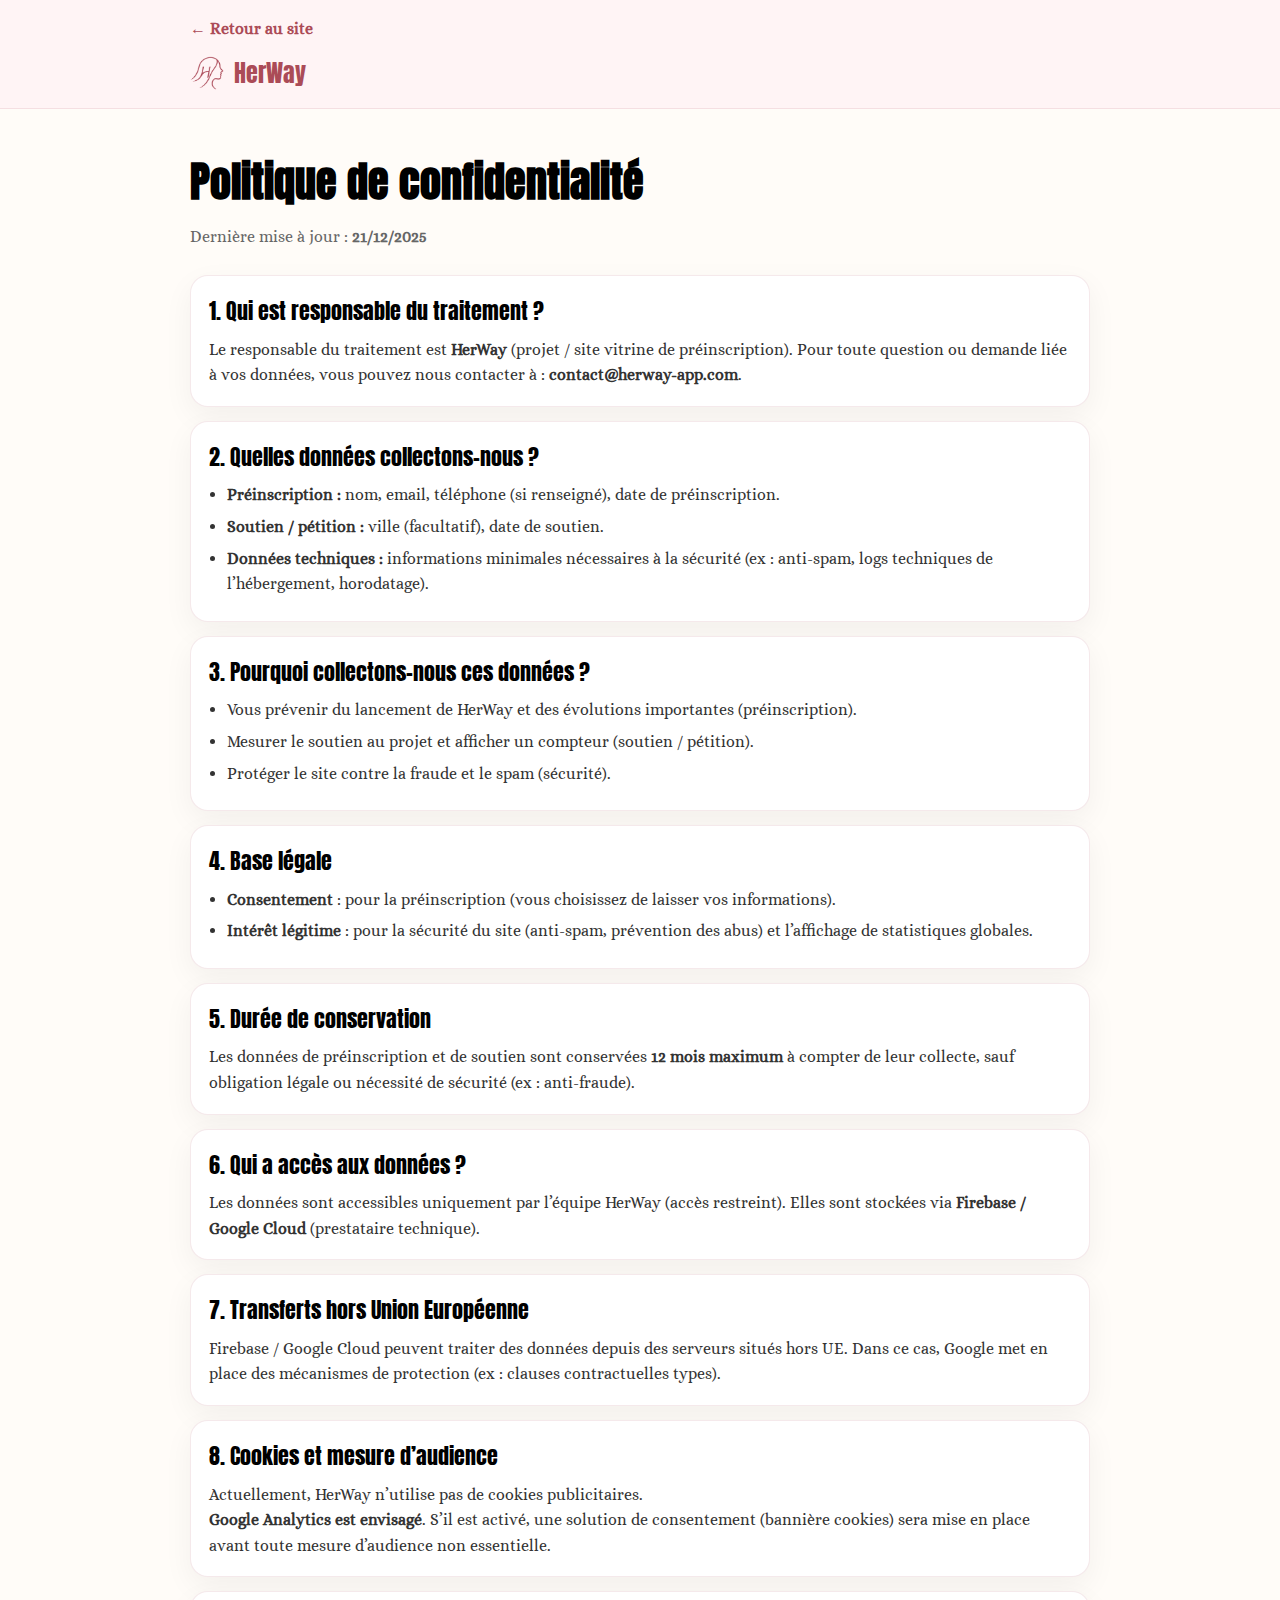
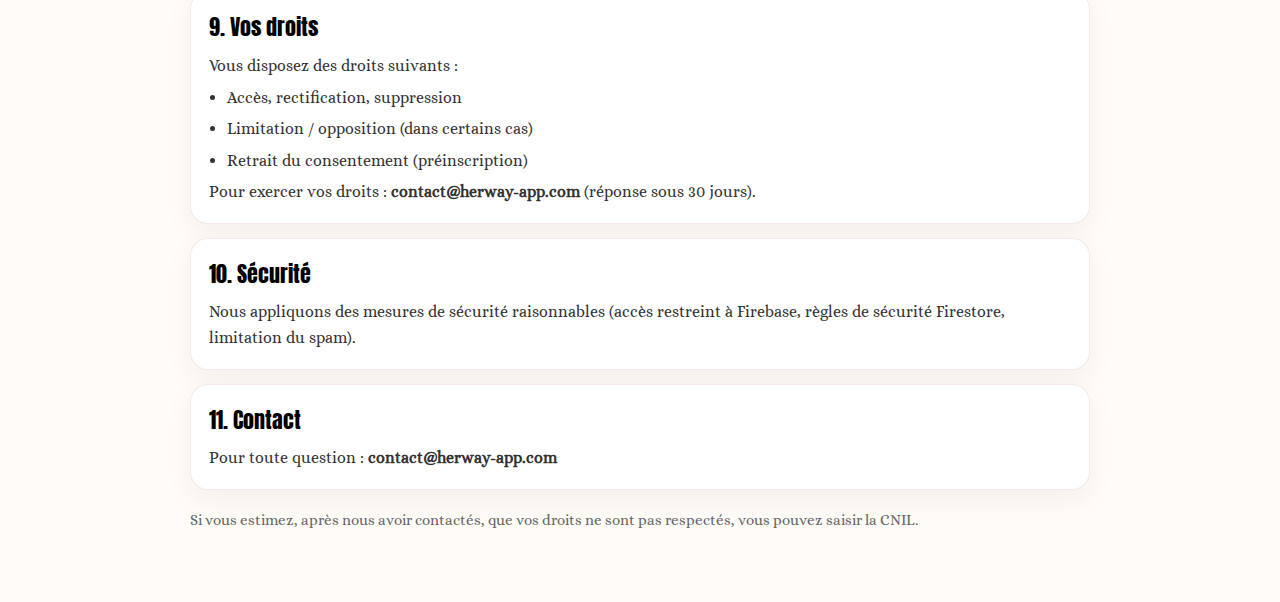
<file: privacy.html>
<!DOCTYPE html>
<html lang="fr">
<head>
  <meta charset="UTF-8" />
  <meta name="viewport" content="width=device-width, initial-scale=1.0" />
  <title>Politique de confidentialité — HerWay</title>

  <link rel="preconnect" href="https://fonts.googleapis.com">
  <link rel="preconnect" href="https://fonts.gstatic.com" crossorigin>
  <link href="https://fonts.googleapis.com/css2?family=Anton&family=Alice&display=swap" rel="stylesheet">

  <link rel="stylesheet" href="./style.css" />
</head>
<body>

  <header class="legal-header">
    <div class="legal-container">
      <a class="legal-back" href="./index.html">← Retour au site</a>
      <div class="legal-brand">
        <img src="logo-HerWay.png" alt="Logo HerWay" class="legal-logo">
        <span class="legal-title">HerWay</span>
      </div>
    </div>
  </header>

  <main class="legal">
    <div class="legal-container">
      <h1>Politique de confidentialité</h1>
      <p class="legal-muted">Dernière mise à jour : <strong>21/12/2025</strong></p>

      <section class="legal-card">
        <h2>1. Qui est responsable du traitement ?</h2>
        <p>
          Le responsable du traitement est <strong>HerWay</strong> (projet / site vitrine de préinscription).
          Pour toute question ou demande liée à vos données, vous pouvez nous contacter à :
          <strong>contact@herway-app.com</strong>.
        </p>
      </section>

      <section class="legal-card">
        <h2>2. Quelles données collectons-nous ?</h2>
        <ul>
          <li><strong>Préinscription :</strong> nom, email, téléphone (si renseigné), date de préinscription.</li>
          <li><strong>Soutien / pétition :</strong> ville (facultatif), date de soutien.</li>
          <li><strong>Données techniques :</strong> informations minimales nécessaires à la sécurité (ex : anti-spam, logs techniques de l’hébergement, horodatage).</li>
        </ul>
      </section>

      <section class="legal-card">
        <h2>3. Pourquoi collectons-nous ces données ?</h2>
        <ul>
          <li>Vous prévenir du lancement de HerWay et des évolutions importantes (préinscription).</li>
          <li>Mesurer le soutien au projet et afficher un compteur (soutien / pétition).</li>
          <li>Protéger le site contre la fraude et le spam (sécurité).</li>
        </ul>
      </section>

      <section class="legal-card">
        <h2>4. Base légale</h2>
        <ul>
          <li><strong>Consentement</strong> : pour la préinscription (vous choisissez de laisser vos informations).</li>
          <li><strong>Intérêt légitime</strong> : pour la sécurité du site (anti-spam, prévention des abus) et l’affichage de statistiques globales.</li>
        </ul>
      </section>

      <section class="legal-card">
        <h2>5. Durée de conservation</h2>
        <p>
          Les données de préinscription et de soutien sont conservées <strong>12 mois maximum</strong>
          à compter de leur collecte, sauf obligation légale ou nécessité de sécurité (ex : anti-fraude).
        </p>
      </section>

      <section class="legal-card">
        <h2>6. Qui a accès aux données ?</h2>
        <p>
          Les données sont accessibles uniquement par l’équipe HerWay (accès restreint).
          Elles sont stockées via <strong>Firebase / Google Cloud</strong> (prestataire technique).
        </p>
      </section>

      <section class="legal-card">
        <h2>7. Transferts hors Union Européenne</h2>
        <p>
          Firebase / Google Cloud peuvent traiter des données depuis des serveurs situés hors UE.
          Dans ce cas, Google met en place des mécanismes de protection (ex : clauses contractuelles types).
        </p>
      </section>

      <section class="legal-card">
        <h2>8. Cookies et mesure d’audience</h2>
        <p>
          Actuellement, HerWay n’utilise pas de cookies publicitaires.
        </p>
        <p>
          <strong>Google Analytics est envisagé</strong>. S’il est activé, une solution de consentement
          (bannière cookies) sera mise en place avant toute mesure d’audience non essentielle.
        </p>
      </section>

      <section class="legal-card">
        <h2>9. Vos droits</h2>
        <p>Vous disposez des droits suivants :</p>
        <ul>
          <li>Accès, rectification, suppression</li>
          <li>Limitation / opposition (dans certains cas)</li>
          <li>Retrait du consentement (préinscription)</li>
        </ul>
        <p>
          Pour exercer vos droits : <strong>contact@herway-app.com</strong> (réponse sous 30 jours).
        </p>
      </section>

      <section class="legal-card">
        <h2>10. Sécurité</h2>
        <p>
          Nous appliquons des mesures de sécurité raisonnables (accès restreint à Firebase,
          règles de sécurité Firestore, limitation du spam).
        </p>
      </section>

      <section class="legal-card">
        <h2>11. Contact</h2>
        <p>
          Pour toute question : <strong>contact@herway-app.com</strong>
        </p>
      </section>

      <p class="legal-footer-note">
        Si vous estimez, après nous avoir contactés, que vos droits ne sont pas respectés,
        vous pouvez saisir la CNIL.
      </p>
    </div>
  </main>

</body>
</html>
</file>
<file: style.css>
* {
    margin: 0;
    padding: 0;
    box-sizing: border-box;
}

body {
    font-family: 'Alice', serif;
    line-height: 1.6;
    color: #333;
}

/* HEADER */
header {
    background-color: #fff4f5;
    padding: 15px 20px;
    border-bottom: 1px solid rgba(171, 75, 87, 0.1);
}

.header-content {
    max-width: 1200px;
    margin: 0 auto;
    display: flex;
    align-items: center;
    justify-content: space-between;
}

.logo {
    display: flex;
    align-items: center;
    gap: 10px;
}

.logo-icon {
    width: 35px;
    height: 35px;
}

.logo-text {
    font-family: 'Anton', sans-serif;
    font-size: 1.5rem;
    color: #ab4b57;
}

.nav-buttons {
    display: flex;
    gap: 15px;
}

.btn-nav {
    background-color: transparent;
    border: 2px solid #ab4b57;
    color: #ab4b57;
    padding: 8px 20px;
    border-radius: 14px;
    font-family: 'Alice', serif;
    cursor: pointer;
    transition: all 0.3s;
}

.btn-nav:hover {
    background-color: #ab4b57;
    color: white;
}

/* SECTION HERO */
.hero {
    background-color: #fff4f5;
    padding: 60px 20px;
    min-height: 85vh;
    display: flex;
    align-items: center;
    justify-content: center;
}

.hero-content {
    max-width: 1200px;
    width: 100%;
    display: flex;
    align-items: center;
    justify-content: space-between;
    gap: 60px;
}

.hero-text {
    flex: 1;
}

.hero h1 {
    font-family: 'Anton', sans-serif;
    font-size: clamp(2.2rem, 5vw, 3.8rem);
    line-height: 1.15;
    margin-bottom: 30px;
    color: #000;
    text-transform: uppercase;
    letter-spacing: -0.5px;
}

.hero-cta {
    display: flex;
    flex-direction: column;
    gap: 15px;
    max-width: 250px;
}

.hero-cta p {
    font-size: 1.1rem;
    margin-bottom: 5px;
}

.btn-hero {
    background-color: #ab4b57;
    color: white;
    border: none;
    border-radius: 14px;
    padding: 15px 30px;
    font-family: 'Alice', serif;
    font-size: 1.1rem;
    cursor: pointer;
    transition: all 0.3s;
}

.btn-hero:hover {
    transform: translateY(-2px);
    box-shadow: 0 8px 20px rgba(171, 75, 87, 0.3);
}

.hero-image {
    flex: 0 0 auto;
}

.phone-mockup {
    width: 280px;
    border-radius: 24px;
    box-shadow: 0 10px 40px rgba(171, 75, 87, 0.15);
}

.phone-mockup2 {
    width: 280px;
    border-radius: 60px;
    box-shadow: 0 10px 40px rgba(171, 75, 87, 0.15);
}
/* SECTION STATISTIQUES */
.stats {
    background-color: #fffcf8;
    padding: 80px 20px;
}

.stats-container {
    max-width: 1200px;
    margin: 0 auto;
    display: grid;
    grid-template-columns: repeat(auto-fit, minmax(280px, 1fr));
    gap: 50px;
}

.stat-block {
    text-align: center;
}

.stat-number {
    font-family: 'Anton', sans-serif;
    font-size: 4rem;
    color: #000;
    margin-bottom: 20px;
    line-height: 1;
}

.stat-text {
    font-size: 1rem;
    line-height: 1.5;
    max-width: 280px;
    margin: 0 auto;
    text-transform: uppercase;
    font-weight: 600;
    letter-spacing: 0.3px;
}

/* SECTION FONCTIONNALITÉS */
.features {
    background-color: #fff4f5;
    padding: 80px 20px;
}

.features-container {
    max-width: 1200px;
    margin: 0 auto;
    display: flex;
    gap: 80px;
    align-items: center;
}

.features-left {
    flex: 1;
}

.features h2 {
    font-family: 'Anton', sans-serif;
    font-size: 2.5rem;
    color: #000;
    margin-bottom: 50px;
    text-align: left;
}

.features-grid {
    display: flex;
    flex-direction: column;
    gap: 30px;
    margin-bottom: 0;
}

.feature-card {
    display: flex;
    align-items: start;
    gap: 20px;
}

.feature-icon {
    width: 60px;
    height: 60px;
    background-color: #e5d3d3;
    border-radius: 16px;
    display: flex;
    align-items: center;
    justify-content: center;
    flex-shrink: 0;
    font-size: 1.8rem;
}

.feature-text {
    flex: 1;
}

.feature-text h3 {
    font-family: 'Anton', sans-serif;
    font-size: 1.4rem;
    margin-bottom: 10px;
    color: #000;
    font-weight: 400;
}

.feature-text p {
    font-size: 0.95rem;
    line-height: 1.6;
    color: #333;
}

.phones-showcase {
    display: flex;
    align-items: center;
    justify-content: center;
    gap: 20px;
    flex-shrink: 0;
    position: relative;
    margin-top: 200px;
}

.phones-showcase .phone-mockup {
    width: 200px;
}

.phones-showcase .phone-mockup:first-child {
    z-index: 2;
}

.phones-showcase .phone-mockup:last-child {
    z-index: 1;
    margin-left: -30px;
}

/* SECTION USAGES */
.usage {
    background-color: #fffcf8;
    padding: 80px 20px;
}

.usage-container {
    max-width: 1200px;
    margin: 0 auto;
}

.usage h2 {
    font-family: 'Anton', sans-serif;
    font-size: 2.5rem;
    color: #000;
    margin-bottom: 40px;
    text-align: center;
}

.usage-cards {
    display: flex;
    justify-content: center;
    gap: 60px;
    margin-bottom: 80px;
    flex-wrap: wrap;
}

.usage-card {
    background-color: #f8e0df;
    border-radius: 16px;
    padding: 10px 15px;
    text-align: center;
    flex: 0 1 180px;
}

.usage-icon {
    width: 40px;
    height: 40px;
    display: flex;
    align-items: center;
    justify-content: center;
    margin: auto 10px;
}

.usage-card h3 {
    font-family: 'Anton', sans-serif;
    font-size: 1.3rem;
    color: #000;
    margin-bottom: 10px;
    font-weight: 400;
}

.usage-card p {
    font-size: 1rem;
}

/* COMMENT ÇA MARCHE */

.comment-class {
  width: 120%;
  max-width: 700px;   /* augmente ici : 600 → 700 → 800 si besoin */
  height: auto;
  display: block;
  margin: auto;  /* centre l’image */
}

.how-section {
    margin-top: 60px;
}

.how-section h2 {
    text-align: center;
}

.process-flow {
    display: flex;
    align-items: center;
    justify-content: center;
    gap: 20px;
    margin: 50px 0 60px;
    flex-wrap: nowrap;
    overflow-x: auto;
    padding: 0 20px;
}

.process-step {
    text-align: center;
    flex-shrink: 0;
}

.process-icon {
    margin-bottom: 20px;
}

.process-text {
    font-family: 'Alice', serif;
    font-size: 1.1rem;
    line-height: 1.4;
    color: #000;
}

.process-arrow {
    display: flex;
    align-items: center;
}

.how-grid {
    display: flex;
    flex-direction: column;
    gap: 20px;
    max-width: 450px;
    margin: 0 auto;
}

.how-item {
    display: flex;
    align-items: center;
    gap: 15px;
    background-color: transparent;
    padding: 0;
    border-radius: 0;
}

.how-icon {
    width: 75px;
    height: 75px;
    background-color: #f8e0df;
    color: white;
    border-radius: 18px;
    display: flex;
    align-items: center;
    justify-content: center;
    flex-shrink: 0;
}

.how-icon svg {
    width: 60px;
    height: 60px;
}

/* SECTION SOLIDARITÉ */
.solidarity {
    background-color: #fff4f5;
    padding: 80px 20px;
}

.solidarity-container {
    max-width: 800px;
    margin: 0 auto;
    text-align: center;
}

.solidarity h2 {
    font-family: 'Anton', sans-serif;
    font-size: 2.5rem;
    color: #000;
    margin-bottom: 40px;
}

.solidarity-image {
    width: 100%;
    max-width: 400px;
    margin: 0 auto 30px;
}

.solidarity-text {
    font-size: 1.1rem;
    line-height: 1.8;
    margin-bottom: 20px;
}
.social {
  color: #C94C6A;
  text-decoration: none;
  font-weight: 500;
}

.social:hover {
  text-decoration: underline;
}

.join-text {
    font-family: 'Anton', sans-serif;
    font-size: 1.3rem;
    margin-top: 30px;
    color: #ab4b57;
}

/* SECTION SOUTIEN */
.support {
    background-color: #fffcf8;
    padding: 80px 20px;
}

.support-container {
    max-width: 1000px;
    margin: 0 auto;
    display: grid;
    grid-template-columns: repeat(auto-fit, minmax(400px, 1fr));
    gap: 60px;
}

.support h2 {
    font-family: 'Anton', sans-serif;
    font-size: 2.5rem;
    color: #000;
    margin-bottom: 20px;
}

.support-text {
    margin-bottom: 30px;
    font-size: 1rem;
    line-height: 1.6;
}

.form-group {
    margin-bottom: 20px;
}

.form-group label {
    display: block;
    margin-bottom: 8px;
    font-size: 0.95rem;
}

.form-group input {
    width: 100%;
    padding: 15px 20px;
    border: 2px solid #f8e0df;
    border-radius: 14px;
    background-color: white;
    font-family: 'Alice', serif;
    font-size: 1rem;
    transition: border-color 0.3s;
}

.form-group input:focus {
    outline: none;
    border-color: #ab4b57;
}

.petition-card {
    background-color: #f8e0df;
    border-radius: 20px;
    padding: 15px 35px;
    text-align: center;
    display: flex;
    flex-direction: column;
    justify-content: center;
}

.petition-card h3 {
    font-family: 'Anton', sans-serif;
    font-size: 1.5rem;
    color: #000;
    margin-bottom: 12px;
    line-height: 1.2;
    font-weight: 400;
}

.signature-counter {
    display: flex;
    justify-content: center;
    gap: 6px;
    margin: 10px 0;
}

.digit {
    background-color: white;
    width: 32px;
    height: 38px;
    border-radius: 6px;
    display: flex;
    align-items: center;
    justify-content: center;
    font-family: 'Anton', sans-serif;
    font-size: 1.4rem;
    color: #000;
    box-shadow: 0 2px 8px rgba(0,0,0,0.1);
}

.btn-primary {
    background-color: #ab4b57;
    color: white;
    border: none;
    border-radius: 14px;
    padding: 10px 40px;
    font-family: 'Anton', sans-serif;
    font-size: 1rem;
    cursor: pointer;
    transition: all 0.3s;
    margin-top: 8px;
}

.btn-primary:hover {
    transform: translateY(-2px);
    box-shadow: 0 8px 20px rgba(171, 75, 87, 0.4);
}

/* FOOTER */
footer {
    background-color: #fff4f5;
    padding: 40px 20px;
    text-align: center;
    color: #666;
}

/* RESPONSIVE */
@media (max-width: 768px) {
    .hero-content {
        flex-direction: column;
        text-align: center;
    }

    .hero-cta {
        margin: 0 auto;
    }

    .support-container {
        grid-template-columns: 1fr;
    }

    .phones-showcase {
        flex-wrap: wrap;
        margin-top: 60px;
    }

    .nav-buttons {
        gap: 10px;
    }

    .btn-nav {
        padding: 6px 15px;
        font-size: 0.9rem;
    }

    .features-container {
        flex-direction: column;
        align-items: stretch;
    }

    .features h2 {
        text-align: center;
    }

    .features-grid {
        gap: 25px;
    }
}

/*//////////////*/


/* ==========================
   UX - Toast notification
========================== */
.toast {
  position: fixed;
  right: 18px;
  bottom: 18px;
  z-index: 9999;
  width: min(380px, calc(100vw - 36px));
  background: #ffffff;
  border: 1px solid rgba(171, 75, 87, 0.18);
  box-shadow: 0 14px 40px rgba(0, 0, 0, 0.12);
  border-radius: 16px;
  padding: 14px 14px;
  display: flex;
  gap: 12px;
  align-items: flex-start;
  transform: translateY(18px);
  opacity: 0;
  pointer-events: none;
  transition: transform 0.25s ease, opacity 0.25s ease;
}

.toast.show {
  transform: translateY(0);
  opacity: 1;
  pointer-events: auto;
}

.toast-icon {
  width: 36px;
  height: 36px;
  border-radius: 12px;
  background: #f8e0df;
  display: grid;
  place-items: center;
  flex: 0 0 auto;
}

.toast-title {
  font-family: "Anton", sans-serif;
  font-size: 1rem;
  margin: 0 0 4px;
  color: #000;
  font-weight: 400;
}

.toast-text {
  margin: 0;
  font-size: 0.95rem;
  color: #333;
  line-height: 1.4;
}

.toast-close {
  margin-left: auto;
  border: none;
  background: transparent;
  cursor: pointer;
  font-size: 18px;
  line-height: 1;
  color: #ab4b57;
  padding: 4px 6px;
  border-radius: 8px;
}

.toast-close:hover {
  background: rgba(171, 75, 87, 0.08);
}

/* ==========================
   UX - Buttons loading state
========================== */
.btn-primary[disabled],
.btn-hero[disabled] {
  opacity: 0.75;
  cursor: not-allowed;
  transform: none !important;
  box-shadow: none !important;
}

.btn-loading {
  position: relative;
}

.btn-loading::after {
  content: "";
  width: 16px;
  height: 16px;
  border: 2px solid rgba(255, 255, 255, 0.55);
  border-top-color: rgba(255, 255, 255, 1);
  border-radius: 50%;
  display: inline-block;
  margin-left: 10px;
  vertical-align: -3px;
  animation: spin 0.7s linear infinite;
}

@keyframes spin {
  to {
    transform: rotate(360deg);
  }
}

/* ==========================
   UX - Counter pop
========================== */
.signature-counter.pop {
  transform: scale(1.06);
  transition: transform 0.18s ease;
}




/* page priavacy . html */

/* ===== RGPD / LEGAL ===== */
.form-legal{
  margin-top: 12px;
  font-size: 0.92rem;
  color: #555;
  line-height: 1.6;
}

.form-legal a{
  color: #ab4b57;
  font-weight: 700;
  text-decoration: none;
}

.form-legal a:hover{
  text-decoration: underline;
}

.footer-link{
  color: #ab4b57;
  font-weight: 700;
  text-decoration: none;
}

.footer-link:hover{
  text-decoration: underline;
}

/* Page privacy.html */
.legal-header{
  background: #fff4f5;
  border-bottom: 1px solid rgba(171, 75, 87, 0.12);
  padding: 16px 20px;
}

.legal-container{
  max-width: 900px;
  margin: 0 auto;
}

.legal-back{
  display: inline-block;
  color: #ab4b57;
  font-weight: 700;
  text-decoration: none;
  margin-bottom: 12px;
}

.legal-brand{
  display: flex;
  align-items: center;
  gap: 10px;
}

.legal-logo{
  width: 34px;
  height: 34px;
}

.legal-title{
  font-family: 'Anton', sans-serif;
  font-size: 1.5rem;
  color: #ab4b57;
}

.legal{
  padding: 40px 20px 70px;
  background: #fffcf8;
}

.legal h1{
  font-family: 'Anton', sans-serif;
  font-size: clamp(2rem, 4vw, 2.6rem);
  margin-bottom: 8px;
  color: #000;
}

.legal-muted{
  color: #666;
  margin-bottom: 26px;
}

.legal-card{
  background: #fff;
  border: 1px solid rgba(171, 75, 87, 0.12);
  border-radius: 18px;
  padding: 18px 18px;
  margin-bottom: 14px;
  box-shadow: 0 10px 30px rgba(0,0,0,0.05);
}

.legal-card h2{
  font-family: 'Anton', sans-serif;
  font-weight: 400;
  font-size: 1.35rem;
  margin-bottom: 8px;
  color: #000;
}

.legal-card ul{
  padding-left: 18px;
}

.legal-card li{
  margin: 6px 0;
}

.legal-footer-note{
  margin-top: 18px;
  color: #666;
  font-size: 0.95rem;
}
</file>
